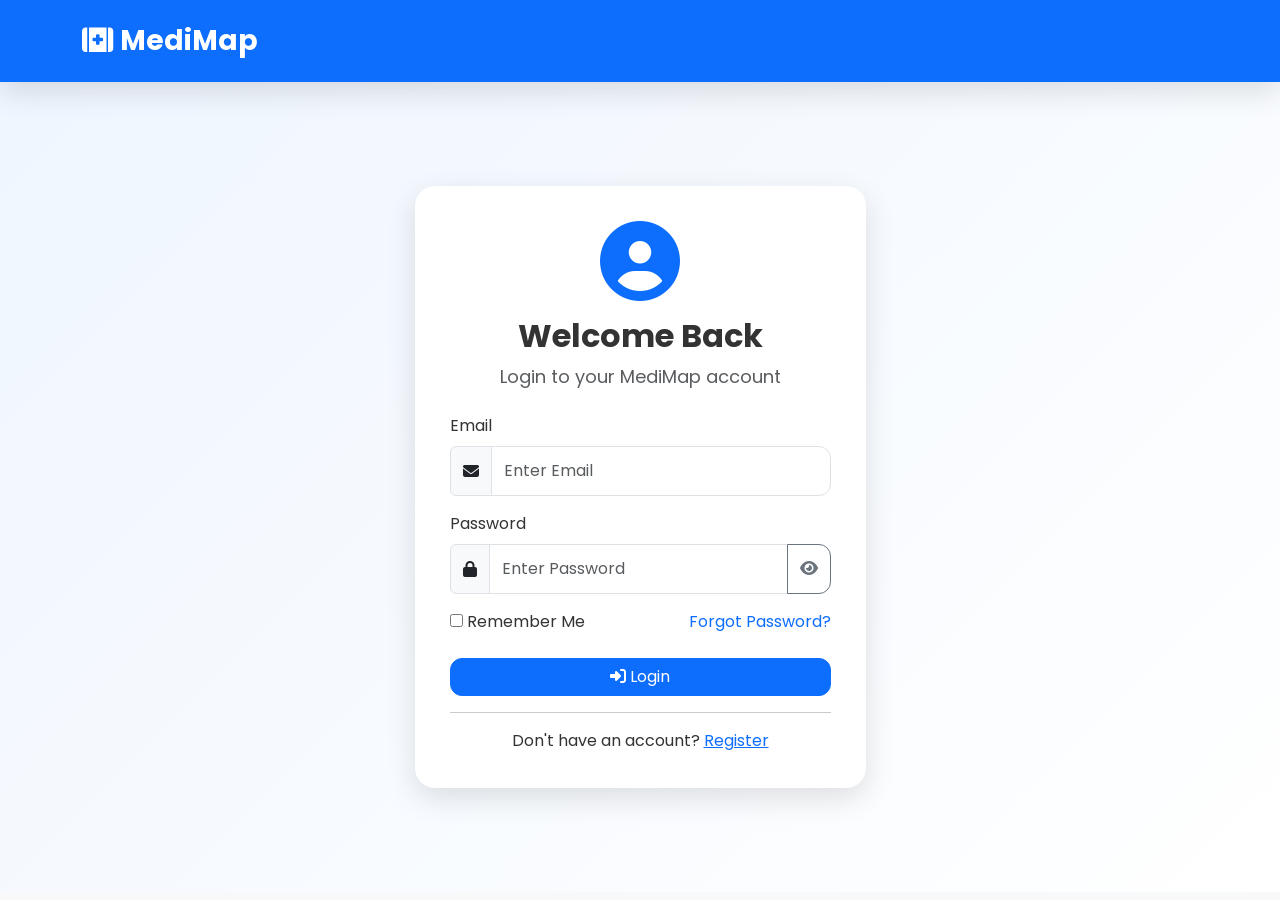
<file: html/login.html>
<!DOCTYPE html>
<html lang="en">

<head>

<meta charset="UTF-8">

<meta name="viewport"
content="width=device-width, initial-scale=1.0">

<title>Login | MediMap</title>

<link href="https://cdn.jsdelivr.net/npm/bootstrap@5.3.3/dist/css/bootstrap.min.css"
rel="stylesheet">

<link rel="stylesheet" href="../css/style.css">

<link rel="stylesheet"
href="https://cdnjs.cloudflare.com/ajax/libs/font-awesome/6.5.2/css/all.min.css">

</head>

<body class="bg-light">

<!-- Navbar -->

<nav class="navbar navbar-expand-lg navbar-dark bg-primary">

<div class="container">

<a href="index.html"
class="navbar-brand fw-bold">

<i class="fa-solid fa-kit-medical"></i>

MediMap

</a>

</div>

</nav>

<!-- Login Section -->

<section class="hero">

<div class="container">

<div class="row justify-content-center">

<div class="col-lg-5">

<div class="login-card">

<div class="text-center mb-4">

<i class="fa-solid fa-user-circle
fa-5x text-primary"></i>

<h2 class="fw-bold mt-3">

Welcome Back

</h2>

<p class="text-muted">

Login to your MediMap account

</p>

</div>

<form id="loginForm">

<div class="mb-3">

<label class="form-label">

Email

</label>

<div class="input-group">

<span class="input-group-text">

<i class="fa-solid fa-envelope"></i>

</span>

<input
type="email"
id="email"
class="form-control"
placeholder="Enter Email"
required>

</div>

</div>

<div class="mb-3">

<label class="form-label">

Password

</label>

<div class="input-group">

<span class="input-group-text">

<i class="fa-solid fa-lock"></i>

</span>

<input
type="password"
id="password"
class="form-control"
placeholder="Enter Password"
required>

<button
class="btn btn-outline-secondary"
type="button"
id="togglePassword">

<i class="fa-solid fa-eye"></i>

</button>

</div>

</div>

<div class="d-flex
justify-content-between">

<div>

<input
type="checkbox"
id="remember">

<label for="remember">

Remember Me

</label>

</div>

<a href="#"
class="text-decoration-none">

Forgot Password?

</a>

</div>

<button
type="submit"
class="btn btn-primary
w-100 mt-4">

<i class="fa-solid fa-right-to-bracket"></i>

Login

</button>

</form>

<hr>

<div class="text-center">

Don't have an account?

<a href="register.html">

Register

</a>

</div>

</div>

</div>

</div>

</div>

</section>

<script src="../javascript/app.js"></script>
<script src="../javascript/auth.js"></script>

<script src="https://cdn.jsdelivr.net/npm/bootstrap@5.3.3/dist/js/bootstrap.bundle.min.js"></script>

</body>

</html>
</file>
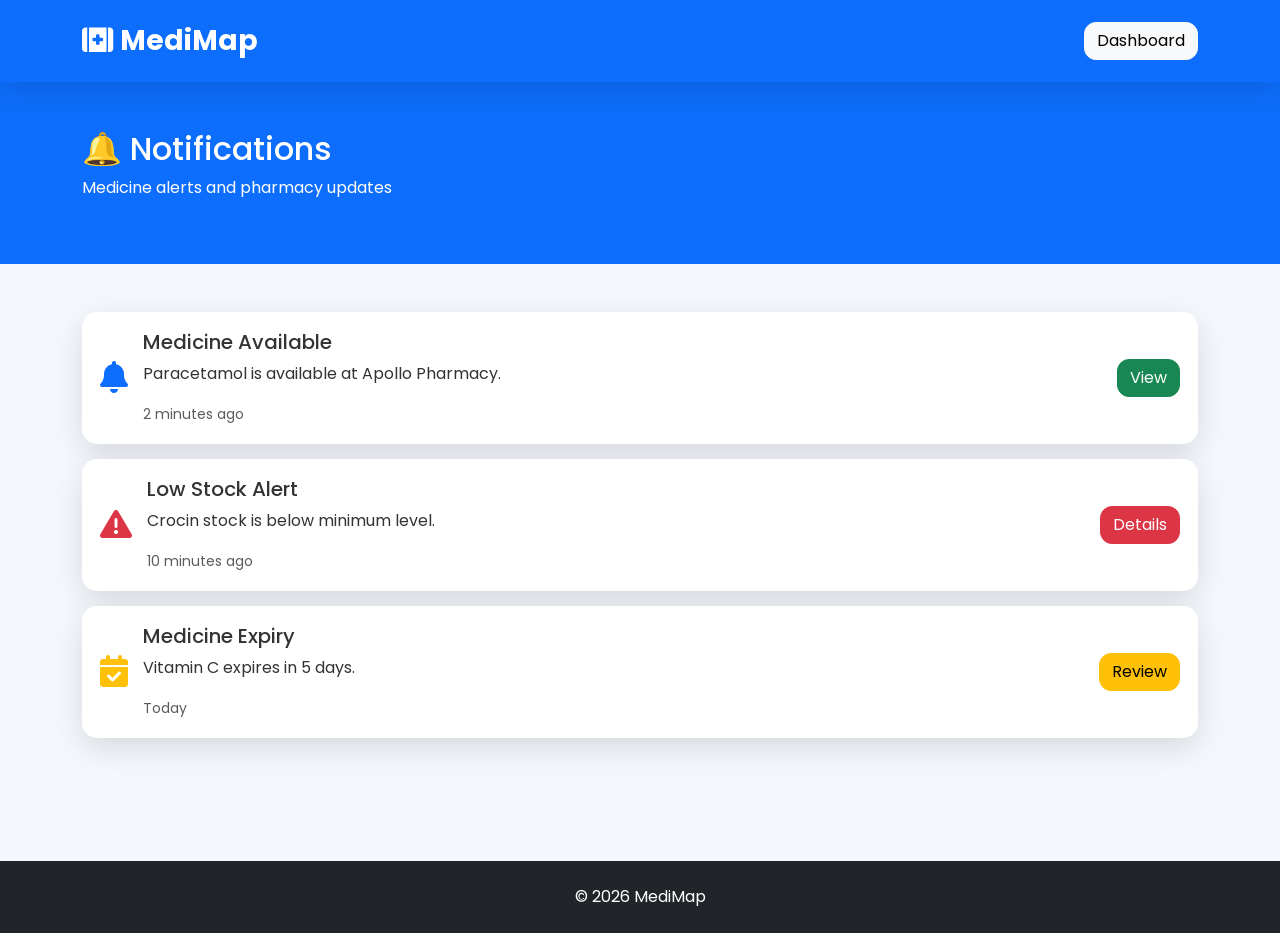
<file: html/notifications.html>
<!DOCTYPE html>
<html lang="en">

<head>

<meta charset="UTF-8">

<meta name="viewport"
content="width=device-width, initial-scale=1.0">

<title>Notifications | MediMap</title>

<link href="https://cdn.jsdelivr.net/npm/bootstrap@5.3.3/dist/css/bootstrap.min.css"
rel="stylesheet">

<link rel="stylesheet"
href="../css/style.css">

<link rel="stylesheet"
href="https://cdnjs.cloudflare.com/ajax/libs/font-awesome/6.5.2/css/all.min.css">

</head>

<body>

<!-- NAVBAR -->

<nav class="navbar navbar-expand-lg navbar-dark bg-primary">

<div class="container">

<a href="index.html"
class="navbar-brand fw-bold">

<i class="fa-solid fa-kit-medical"></i>

MediMap

</a>

<div class="ms-auto">

<a href="dashboard.html"
class="btn btn-light">

Dashboard

</a>

</div>

</div>

</nav>

<!-- HEADER -->

<section class="bg-primary text-white py-5">

<div class="container">

<h2>

🔔 Notifications

</h2>

<p>

Medicine alerts and pharmacy updates

</p>

</div>

</section>

<!-- NOTIFICATION LIST -->

<section class="container py-5">

<div id="notificationContainer">

<div class="notification">

<div>

<i class="fa-solid fa-bell fa-2x text-primary"></i>

</div>

<div class="flex-grow-1">

<h5>

Medicine Available

</h5>

<p>

Paracetamol is available at Apollo Pharmacy.

</p>

<small class="text-muted">

2 minutes ago

</small>

</div>

<button class="btn btn-success">

View

</button>

</div>

<div class="notification">

<div>

<i class="fa-solid fa-triangle-exclamation fa-2x text-danger"></i>

</div>

<div class="flex-grow-1">

<h5>

Low Stock Alert

</h5>

<p>

Crocin stock is below minimum level.

</p>

<small class="text-muted">

10 minutes ago

</small>

</div>

<button class="btn btn-danger">

Details

</button>

</div>

<div class="notification">

<div>

<i class="fa-solid fa-calendar-check fa-2x text-warning"></i>

</div>

<div class="flex-grow-1">

<h5>

Medicine Expiry

</h5>

<p>

Vitamin C expires in 5 days.

</p>

<small class="text-muted">

Today

</small>

</div>

<button class="btn btn-warning">

Review

</button>

</div>

</div>

</section>

<footer class="bg-dark text-white py-4">

<div class="container text-center">

© 2026 MediMap

</div>

</footer>

<script src="../javascript/app.js"></script>

</body>

</html>
</file>
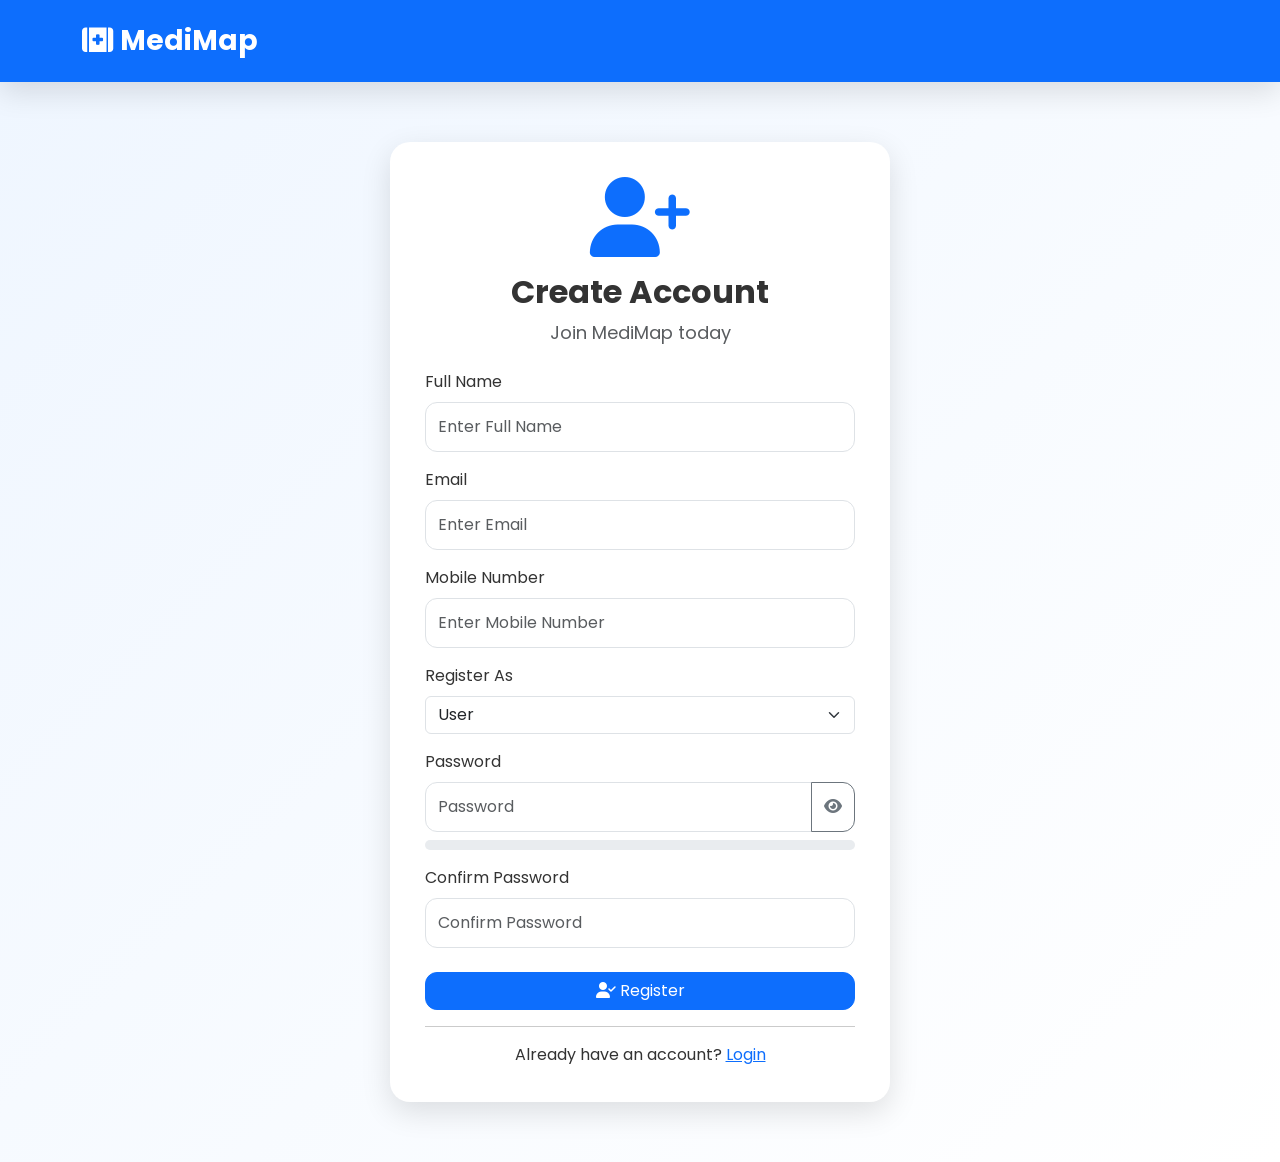
<file: html/register.html>
<!DOCTYPE html>
<html lang="en">

<head>

    <meta charset="UTF-8">
    <meta name="viewport" content="width=device-width, initial-scale=1.0">

    <title>Register | MediMap</title>

    <link href="https://cdn.jsdelivr.net/npm/bootstrap@5.3.3/dist/css/bootstrap.min.css" rel="stylesheet">

    <link rel="stylesheet" href="../css/style.css">

    <link rel="stylesheet"
        href="https://cdnjs.cloudflare.com/ajax/libs/font-awesome/6.5.2/css/all.min.css">

</head>

<body class="bg-light">

    <!-- Navbar -->

    <nav class="navbar navbar-expand-lg navbar-dark bg-primary">

        <div class="container">

            <a href="index.html" class="navbar-brand fw-bold">

                <i class="fa-solid fa-kit-medical"></i>

                MediMap

            </a>

        </div>

    </nav>

    <!-- Register Section -->

    <section class="hero">

        <div class="container">

            <div class="row justify-content-center">

                <div class="col-lg-6">

                    <div class="login-card">

                        <div class="text-center mb-4">

                            <i class="fa-solid fa-user-plus fa-5x text-primary"></i>

                            <h2 class="fw-bold mt-3">

                                Create Account

                            </h2>

                            <p class="text-muted">

                                Join MediMap today

                            </p>

                        </div>

                        <form id="registerForm">

                            <div class="mb-3">

                                <label class="form-label">

                                    Full Name

                                </label>

                                <input
                                    type="text"
                                    id="fullName"
                                    class="form-control"
                                    placeholder="Enter Full Name"
                                    required>

                            </div>

                            <div class="mb-3">

                                <label class="form-label">

                                    Email

                                </label>

                                <input
                                    type="email"
                                    id="email"
                                    class="form-control"
                                    placeholder="Enter Email"
                                    required>

                            </div>

                            <div class="mb-3">

                                <label class="form-label">

                                    Mobile Number

                                </label>

                                <input
                                    type="tel"
                                    id="phone"
                                    class="form-control"
                                    placeholder="Enter Mobile Number"
                                    required>

                            </div>

                            <div class="mb-3">

                                <label class="form-label">

                                    Register As

                                </label>

                                <select id="role"
                                    class="form-select">

                                    <option value="USER">

                                        User

                                    </option>

                                    <option value="PHARMACY">

                                        Pharmacy

                                    </option>

                                </select>

                            </div>

                            <div class="mb-3">

                                <label class="form-label">

                                    Password

                                </label>

                                <div class="input-group">

                                    <input
                                        type="password"
                                        id="password"
                                        class="form-control"
                                        placeholder="Password"
                                        required>

                                    <button
                                        class="btn btn-outline-secondary"
                                        type="button"
                                        id="togglePassword">

                                        <i class="fa-solid fa-eye"></i>

                                    </button>

                                </div>

                                <div class="progress mt-2">

                                    <div
                                        id="strengthBar"
                                        class="progress-bar bg-danger"
                                        style="width:0%">

                                    </div>

                                </div>

                            </div>

                            <div class="mb-4">

                                <label class="form-label">

                                    Confirm Password

                                </label>

                                <input
                                    type="password"
                                    id="confirmPassword"
                                    class="form-control"
                                    placeholder="Confirm Password"
                                    required>

                            </div>

                            <button
                                class="btn btn-primary w-100">

                                <i class="fa-solid fa-user-check"></i>

                                Register

                            </button>

                        </form>

                        <hr>

                        <div class="text-center">

                            Already have an account?

                            <a href="login.html">

                                Login

                            </a>

                        </div>

                    </div>

                </div>

            </div>

        </div>

    </section>

    <script src="../javascript/app.js"></script>

    <script src="../javascript/auth.js"></script>

    <script>

        const password = document.getElementById("password");

        const bar = document.getElementById("strengthBar");

        password.addEventListener("keyup", () => {

            let strength = password.value.length;

            if (strength < 5) {

                bar.style.width = "25%";

                bar.className = "progress-bar bg-danger";

            }

            else if (strength < 8) {

                bar.style.width = "60%";

                bar.className = "progress-bar bg-warning";

            }

            else {

                bar.style.width = "100%";

                bar.className = "progress-bar bg-success";

            }

        });

    </script>

    <script src="https://cdn.jsdelivr.net/npm/bootstrap@5.3.3/dist/js/bootstrap.bundle.min.js"></script>

</body>

</html>
</file>
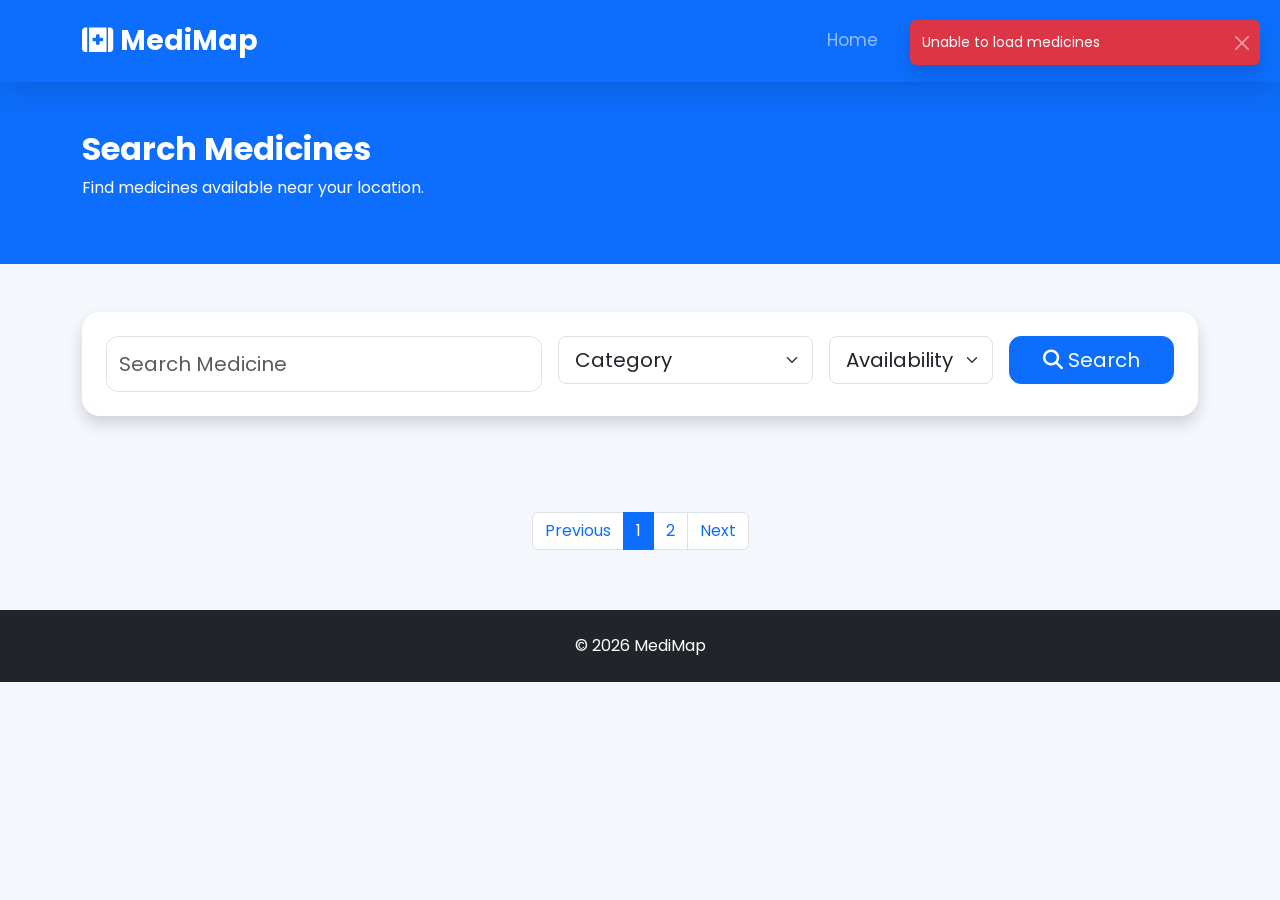
<file: html/search.html>
<!DOCTYPE html>
<html lang="en">

<head>

    <meta charset="UTF-8">

    <meta name="viewport"
        content="width=device-width, initial-scale=1.0">

    <title>Search Medicines | MediMap</title>

    <link href="https://cdn.jsdelivr.net/npm/bootstrap@5.3.3/dist/css/bootstrap.min.css"
        rel="stylesheet">

    <link rel="stylesheet" href="../css/style.css">

    <link rel="stylesheet"
        href="https://cdnjs.cloudflare.com/ajax/libs/font-awesome/6.5.2/css/all.min.css">

</head>

<body>

    <!-- ================= NAVBAR ================= -->

    <nav class="navbar navbar-expand-lg navbar-dark bg-primary">

        <div class="container">

            <a class="navbar-brand fw-bold"
                href="index.html">

                <i class="fa-solid fa-kit-medical"></i>

                MediMap

            </a>

            <button class="navbar-toggler"
                data-bs-toggle="collapse"
                data-bs-target="#nav">

                <span class="navbar-toggler-icon"></span>

            </button>

            <div class="collapse navbar-collapse"
                id="nav">

                <ul class="navbar-nav ms-auto">

                    <li class="nav-item">

                        <a class="nav-link"
                            href="index.html">

                            Home

                        </a>

                    </li>

                    <li class="nav-item">

                        <a class="nav-link active"
                            href="#">

                            Search

                        </a>

                    </li>

                    <li class="nav-item">

                        <a class="nav-link"
                            href="nearby.html">

                            Nearby

                        </a>

                    </li>

                    <li class="nav-item">

                        <a class="nav-link"
                            href="dashboard.html">

                            Dashboard

                        </a>

                    </li>

                </ul>

            </div>

        </div>

    </nav>

    <!-- SEARCH HEADER -->

    <section class="py-5 bg-primary text-white">

        <div class="container">

            <h2 class="fw-bold">

                Search Medicines

            </h2>

            <p>

                Find medicines available near your location.

            </p>

        </div>

    </section>

    <!-- SEARCH BOX -->

    <section class="container mt-5">

        <div class="card shadow p-4">

            <div class="row g-3">

                <div class="col-md-5">

                    <input
                        id="searchInput"
                        type="text"
                        class="form-control form-control-lg"
                        placeholder="Search Medicine">

                </div>

                <div class="col-md-3">

                    <select
                        id="category"
                        class="form-select form-select-lg">

                        <option value="">Category</option>

                        <option>Tablet</option>

                        <option>Syrup</option>

                        <option>Capsule</option>

                        <option>Injection</option>

                    </select>

                </div>

                <div class="col-md-2">

                    <select
                        id="availability"
                        class="form-select form-select-lg">

                        <option value="">Availability</option>

                        <option>In Stock</option>

                        <option>Out of Stock</option>

                    </select>

                </div>

                <div class="col-md-2">

                    <button
                        id="searchBtn"
                        class="btn btn-primary btn-lg w-100">

                        <i class="fa fa-search"></i>

                        Search

                    </button>

                </div>

            </div>

        </div>

    </section>

    <!-- RESULT -->

    <section class="container my-5">

        <div class="row"
            id="medicineContainer">

            <!-- Dynamic Cards -->

        </div>

    </section>

    <!-- PAGINATION -->

    <section class="container mb-5">

        <nav>

            <ul class="pagination justify-content-center">

                <li class="page-item">

                    <a class="page-link"
                        href="#">

                        Previous

                    </a>

                </li>

                <li class="page-item active">

                    <a class="page-link"
                        href="#">

                        1

                    </a>

                </li>

                <li class="page-item">

                    <a class="page-link"
                        href="#">

                        2

                    </a>

                </li>

                <li class="page-item">

                    <a class="page-link"
                        href="#">

                        Next

                    </a>

                </li>

            </ul>

        </nav>

    </section>

    <!-- FOOTER -->

    <footer class="bg-dark text-white py-4">

        <div class="container text-center">

            © 2026 MediMap

        </div>

    </footer>

    <script src="../javascript/app.js"></script>

    <script src="../javascript/search.js"></script>

    <script src="https://cdn.jsdelivr.net/npm/bootstrap@5.3.3/dist/js/bootstrap.bundle.min.js"></script>

</body>

</html>
</file>
<file: css/style.css>
/* ===============================
   MEDIMAP - GLOBAL STYLES
================================== */

@import url('https://fonts.googleapis.com/css2?family=Poppins:wght@300;400;500;600;700;800&display=swap');

:root{

    --primary:#0d6efd;
    --secondary:#6c757d;
    --success:#198754;
    --danger:#dc3545;
    --warning:#ffc107;
    --light:#f8f9fa;
    --dark:#212529;
    --white:#ffffff;

    --shadow:0 10px 30px rgba(0,0,0,.12);

    --radius:18px;

}

*{
    margin:0;
    padding:0;
    box-sizing:border-box;
    font-family:'Poppins',sans-serif;
}

body{

    background:#f4f7fc;

    color:#333;

    overflow-x:hidden;

}

/* Scrollbar */

::-webkit-scrollbar{
    width:10px;
}

::-webkit-scrollbar-track{
    background:#f1f1f1;
}

::-webkit-scrollbar-thumb{
    background:#0d6efd;
    border-radius:10px;
}

::-webkit-scrollbar-thumb:hover{
    background:#0b5ed7;
}

/* ===============================
 NAVBAR
================================== */

.navbar{

    padding:15px 0;

    box-shadow:var(--shadow);

}

.navbar-brand{

    font-size:28px;

    font-weight:700;

}

.nav-link{

    font-size:17px;

    margin-left:15px;

    transition:.3s;

}

.nav-link:hover{

    color:#fff!important;

    transform:translateY(-2px);

}

/* ===============================
 HERO SECTION
================================== */

.hero{

    min-height:90vh;

    display:flex;

    align-items:center;

    background:

    linear-gradient(
    135deg,
    #eff6ff,
    #ffffff);

    padding:60px 0;

}

.hero h1{

    font-weight:800;

    line-height:1.2;

}

.hero p{

    color:#666;

    font-size:18px;

}

.hero-img{

    width:100%;

    max-width:520px;

    animation:float 3s ease-in-out infinite;

}

@keyframes float{

0%{
transform:translateY(0px);
}

50%{
transform:translateY(-12px);
}

100%{
transform:translateY(0px);
}

}

/* ===============================
 SEARCH BOX
================================== */

.search-box{

    margin-top:30px;

    background:#fff;

    border-radius:18px;

    padding:18px;

    box-shadow:var(--shadow);

}

.search-box input{

    border:none;

    box-shadow:none;

}

.search-box input:focus{

    box-shadow:none;

}

/* ===============================
 BUTTONS
================================== */

.btn{

    border-radius:12px;

    transition:.3s;

}

.btn:hover{

    transform:translateY(-3px);

}

/* ===============================
 CARDS
================================== */

.card{

    border:none;

    border-radius:18px;

    transition:.35s;

    box-shadow:0 5px 15px rgba(0,0,0,.08);

}

.card:hover{

    transform:translateY(-8px);

    box-shadow:0 15px 35px rgba(0,0,0,.15);

}

.medicine-card{

    padding:20px;

}

.medicine-icon{

    font-size:50px;

    color:#0d6efd;

    margin-bottom:15px;

}

/* ===============================
 FEATURE BOX
================================== */

.feature-box{

    padding:30px;

    background:white;

    border-radius:20px;

    box-shadow:var(--shadow);

    transition:.3s;

}

.feature-box:hover{

    transform:translateY(-8px);

}

/* ===============================
 HOW IT WORKS
================================== */

.step-box{

    background:white;

    border-radius:20px;

    padding:35px;

    box-shadow:var(--shadow);

}

.step-number{

    width:60px;

    height:60px;

    border-radius:50%;

    display:flex;

    align-items:center;

    justify-content:center;

    background:#0d6efd;

    color:white;

    font-size:25px;

    font-weight:bold;

    margin:auto;

}

/* ===============================
 EMERGENCY SECTION
================================== */

.emergency{

    background:

    linear-gradient(45deg,#dc3545,#ff6b6b);

    color:white;

    border-radius:25px;

    padding:60px;

}

/* ===============================
 FOOTER
================================== */

footer{

    margin-top:60px;

}

footer h4{

    font-weight:700;

}

footer p{

    color:#ccc;

}

/* ===============================
 FORMS
================================== */

.form-control{

    border-radius:12px;

    padding:12px;

}

.form-control:focus{

    border-color:#0d6efd;

    box-shadow:none;

}

/* ===============================
 LOGIN CARD
================================== */

.login-card{

    max-width:500px;

    margin:auto;

    padding:35px;

    border-radius:20px;

    background:white;

    box-shadow:var(--shadow);

}

/* ===============================
 BADGES
================================== */

.badge{

    border-radius:20px;

    padding:10px 18px;

}

/* ===============================
 TABLES
================================== */

.table{

    background:white;

    border-radius:15px;

    overflow:hidden;

}

/* ===============================
 MAP
================================== */

#map{

    height:550px;

    width:100%;

    border-radius:20px;

    box-shadow:var(--shadow);

}

/* ===============================
 NOTIFICATION
================================== */

.notification{

    display:flex;

    gap:15px;

    align-items:center;

    background:white;

    padding:18px;

    border-radius:15px;

    margin-bottom:15px;

    box-shadow:var(--shadow);

}

/* ===============================
 PROFILE IMAGE
================================== */

.profile{

    width:55px;

    height:55px;

    border-radius:50%;

    object-fit:cover;

}

/* ===============================
 ANIMATION
================================== */

.fade-up{

    animation:fadeUp .8s ease;

}

@keyframes fadeUp{

from{

opacity:0;

transform:translateY(30px);

}

to{

opacity:1;

transform:translateY(0);

}

}
/* ==========================================
        MEDIMAP DASHBOARD.CSS
========================================== */

:root{

    --sidebar-width:260px;
    --primary:#0d6efd;
    --success:#198754;
    --warning:#ffc107;
    --danger:#dc3545;
    --dark:#212529;
    --light:#f8f9fa;
    --shadow:0 10px 30px rgba(0,0,0,.12);

}

/* ==========================
    BODY
========================== */

body{

    background:#f4f7fc;

    overflow-x:hidden;

}

/* ==========================
    SIDEBAR
========================== */

.sidebar{

    width:var(--sidebar-width);

    min-height:100vh;

    background:#0d6efd;

    color:white;

    position:fixed;

    left:0;

    top:0;

    transition:.4s;

    box-shadow:var(--shadow);

}

.logo{

    padding:25px;

    text-align:center;

    border-bottom:1px solid rgba(255,255,255,.15);

}

.logo h3{

    font-weight:700;

}

.sidebar ul{

    padding:20px 0;

    margin:0;

    list-style:none;

}

.sidebar ul li{

    margin:8px 15px;

}

.sidebar ul li a{

    display:block;

    color:white;

    padding:14px 18px;

    border-radius:12px;

    text-decoration:none;

    transition:.3s;

    font-size:16px;

}

.sidebar ul li a i{

    width:28px;

}

.sidebar ul li a:hover{

    background:white;

    color:#0d6efd;

    transform:translateX(8px);

}

/* ==========================
    MAIN CONTENT
========================== */

.main-content{

    margin-left:260px;

    width:calc(100% - 260px);

    min-height:100vh;

}

/* ==========================
    NAVBAR
========================== */

.main-content nav{

    height:75px;

    display:flex;

    align-items:center;

    justify-content:space-between;

}

/* ==========================
    PROFILE
========================== */

.profile{

    width:50px;

    height:50px;

    border-radius:50%;

    object-fit:cover;

    cursor:pointer;

}

/* ==========================
    DASHBOARD CARD
========================== */

.dashboard-card{

    border:none;

    border-radius:18px;

    transition:.35s;

    box-shadow:var(--shadow);

    overflow:hidden;

}

.dashboard-card:hover{

    transform:translateY(-8px);

}

.dashboard-card .card-body{

    padding:25px;

}

.dashboard-card h6{

    color:#6c757d;

    margin-bottom:15px;

}

.dashboard-card h2{

    font-size:34px;

    font-weight:700;

}

/* ==========================
    TABLE
========================== */

.table{

    margin-bottom:0;

}

.table thead{

    background:#0d6efd;

    color:white;

}

.table th{

    padding:15px;

}

.table td{

    padding:15px;

    vertical-align:middle;

}

/* ==========================
    CARD HEADER
========================== */

.card-header{

    background:#0d6efd;

    color:white;

    font-weight:600;

}

/* ==========================
    QUICK ACTION BUTTONS
========================== */

.card .btn{

    border-radius:12px;

}

/* ==========================
    FAVORITE MEDICINE CARD
========================== */

.medicine-card{

    transition:.35s;

    cursor:pointer;

}

.medicine-card:hover{

    transform:translateY(-8px);

}

/* ==========================
    BADGES
========================== */

.badge{

    padding:8px 15px;

    border-radius:30px;

    font-size:13px;

}

/* ==========================
    NOTIFICATION CARD
========================== */

.notification-card{

    display:flex;

    gap:15px;

    align-items:center;

    padding:20px;

    border-radius:15px;

    background:white;

    margin-bottom:20px;

    box-shadow:var(--shadow);

}

.notification-icon{

    width:60px;

    height:60px;

    border-radius:50%;

    display:flex;

    align-items:center;

    justify-content:center;

    font-size:22px;

    color:white;

}

.bg-success-light{

    background:#198754;

}

.bg-warning-light{

    background:#ffc107;

}

.bg-danger-light{

    background:#dc3545;

}

/* ==========================
    SEARCH BOX
========================== */

.dashboard-search{

    position:relative;

}

.dashboard-search input{

    padding-left:45px;

    border-radius:12px;

}

.dashboard-search i{

    position:absolute;

    left:18px;

    top:15px;

    color:#888;

}

/* ==========================
    CHART CONTAINER
========================== */

.chart-card{

    padding:20px;

    border-radius:18px;

    background:white;

    box-shadow:var(--shadow);

}

/* ==========================
    PROGRESS BAR
========================== */

.progress{

    height:10px;

    border-radius:15px;

}

.progress-bar{

    border-radius:15px;

}

/* ==========================
    ACTIVITY TIMELINE
========================== */

.timeline{

    border-left:3px solid #0d6efd;

    margin-left:15px;

    padding-left:20px;

}

.timeline-item{

    margin-bottom:30px;

    position:relative;

}

.timeline-item::before{

    content:"";

    position:absolute;

    left:-30px;

    top:5px;

    width:15px;

    height:15px;

    background:#0d6efd;

    border-radius:50%;

}

/* ==========================
    RESPONSIVE
========================== */

@media(max-width:991px){

.sidebar{

    left:-260px;

}

.sidebar.active{

    left:0;

}

.main-content{

    margin-left:0;

    width:100%;

}

}

@media(max-width:768px){

.dashboard-card{

    margin-bottom:20px;

}

.profile{

    width:42px;

    height:42px;

}

}

@media(max-width:576px){

.logo h3{

    font-size:22px;

}

.dashboard-card h2{

    font-size:26px;

}

}
</file>
